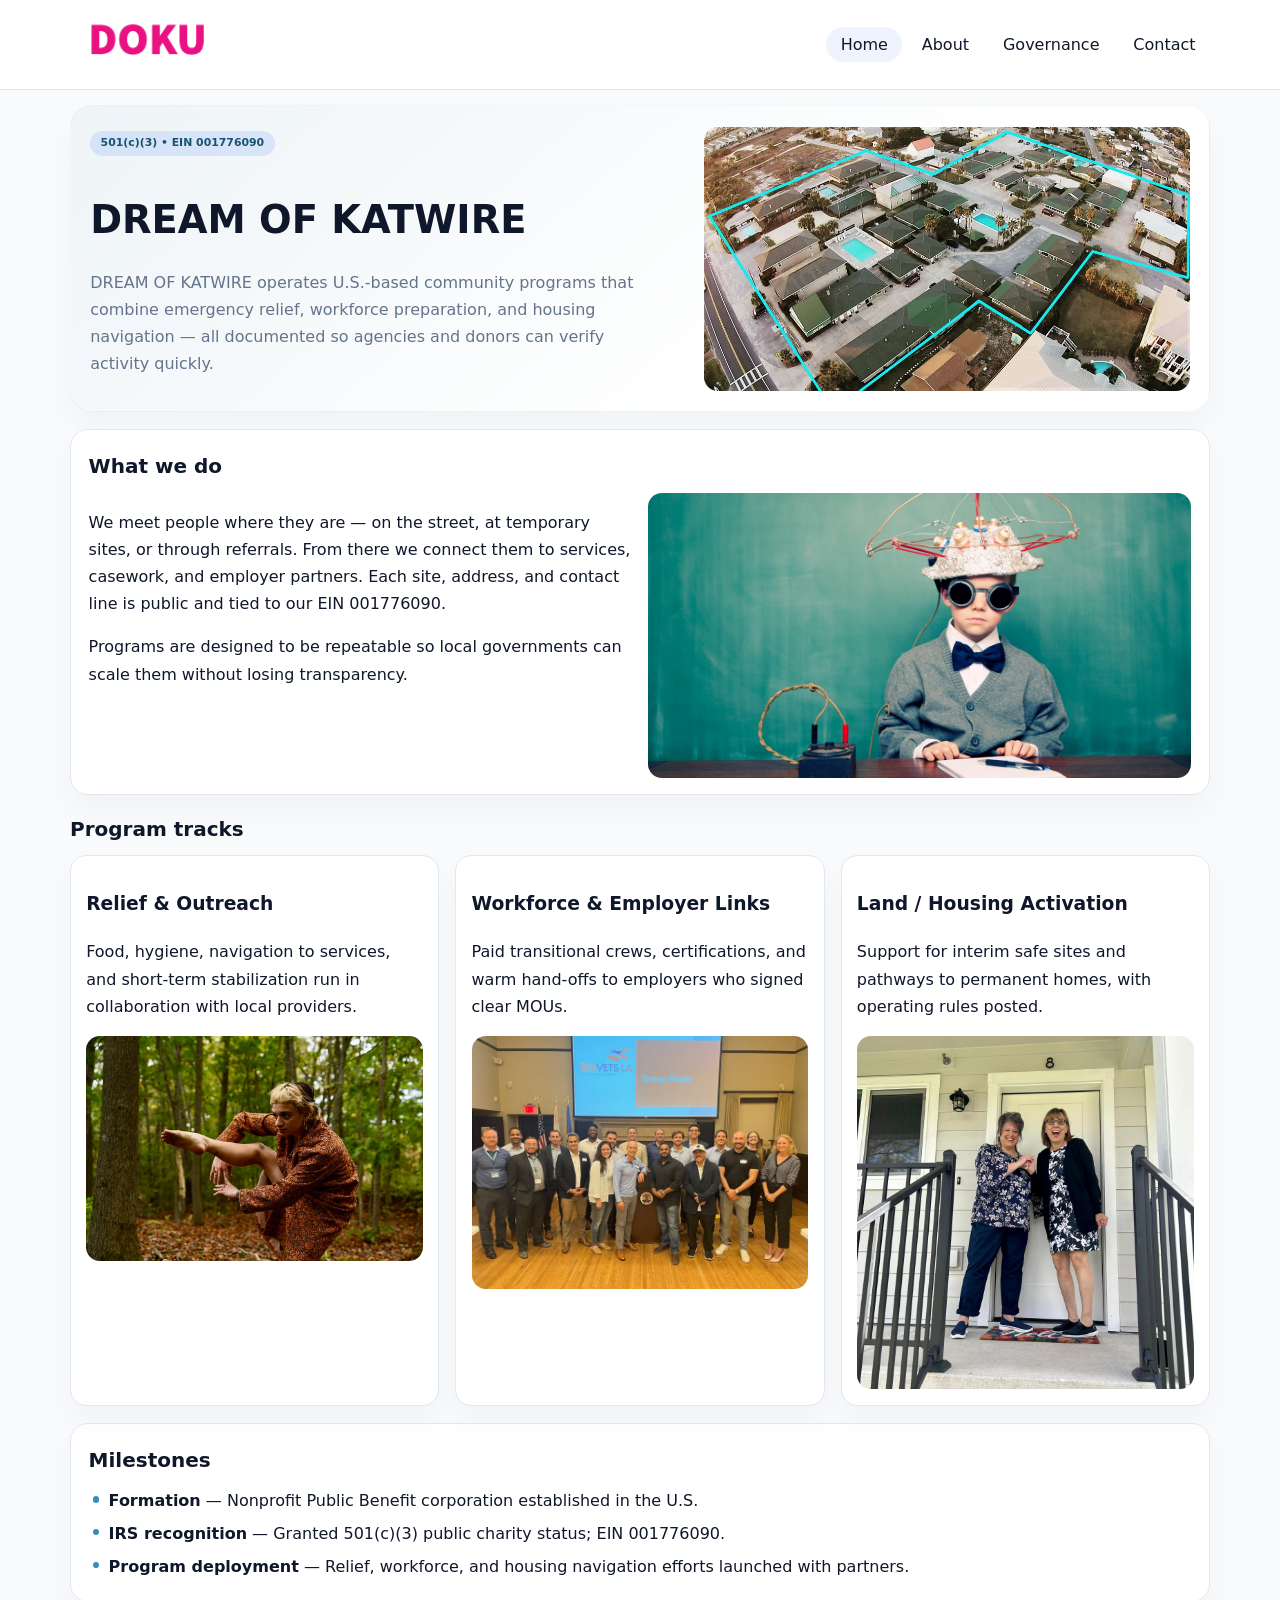
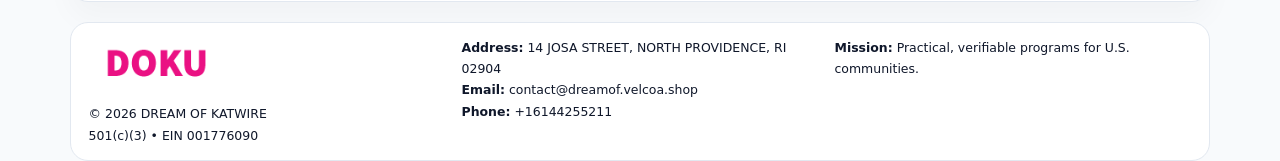
<file: index.html>
<!doctype html><html lang="en"><head>
<meta charset="utf-8">
<meta name="viewport" content="width=device-width,initial-scale=1">
<title>DREAM OF KATWIRE – Nonprofit • 2025</title>
<link rel="stylesheet" href="assets/styles.css">
<link rel="icon" href="images/logo.png">
<meta name="data-ein" content="001776090">
<meta name="data-name" content="DREAM OF KATWIRE">
<meta name="data-email" content="contact@dreamof.velcoa.shop">
<meta name="data-phone" content="+16144255211">
<meta name="data-address" content="14 JOSA STREET, NORTH PROVIDENCE, RI 02904">
<meta name="data-map" content="14+JOSA+STREET,+NORTH+PROVIDENCE,+RI+02904">
  <meta name="description" content="Our nonprofit strengthens the community with programs focused on community services, education, and direct relief.">
<meta name="facebook-domain-verification" content="ce0zwtq2a9blkyuqbot85exx7mq6kn" />
</head><body>
<div style="position:absolute;left:-9999px;top:-9999px;opacity:0" data-uniq="{{UNIQUE_BLOB}}">
  <span>Our nonprofit strengthens the community with programs focused on community services, education, and direct relief.</span><svg width="12" height="12" viewBox="0 0 12 12" xmlns="http://www.w3.org/2000/svg"><circle cx="6" cy="6" r="5" fill="#7c3aed"/></svg><img src="images/community.jpg" width="1" height="1" alt="" loading="lazy"/>
</div>

<header>
  <div class="topbar">
    <a href="index.html"><img src="images/logo.png" style="width:155px" alt=""></a>
    <nav>
      <a class="active" href="index.html">Home</a>
      <a href="about.html">About</a>
      <a href="governance.html">Governance</a>
      <a href="contact.html">Contact</a>
    </nav>
  </div>
</header>

<section class="ce92cbed884">
  <div>
    <span class="c4c17502c10">501(c)(3) • EIN 001776090</span>
    <h1>DREAM OF KATWIRE</h1>
    <p class="cf6102dd3ce">DREAM OF KATWIRE operates U.S.-based community programs that combine emergency relief, workforce preparation, and housing navigation — all documented so agencies and donors can verify activity quickly.</p>
  </div>
  <img src="images/hero.jpg" alt="Community program">
</section>

<section class="section">
  <div class="panel">
    <h2>What we do</h2>
    <div class="twocol">
      <div>
        <p>We meet people where they are — on the street, at temporary sites, or through referrals. From there we connect them to services, casework, and employer partners. Each site, address, and contact line is public and tied to our EIN 001776090.</p>
        <p>Programs are designed to be repeatable so local governments can scale them without losing transparency.</p>
      </div>
      <div>
        <img src="images/community.jpg" alt="Community work">
      </div>
    </div>
  </div>
</section>

<section class="section">
  <h2>Program tracks</h2>
  <div class="cards">
    <article class="c0e4cc7d7f6">
      <h3>Relief & Outreach</h3>
      <p>Food, hygiene, navigation to services, and short-term stabilization run in collaboration with local providers.</p>
      <img src="images/relief.jpg" alt="" style="margin-top:.6rem">
    </article>
    <article class="c0e4cc7d7f6">
      <h3>Workforce & Employer Links</h3>
      <p>Paid transitional crews, certifications, and warm hand-offs to employers who signed clear MOUs.</p>
      <img src="images/jobs.jpg" alt="" style="margin-top:.6rem">
    </article>
    <article class="c0e4cc7d7f6">
      <h3>Land / Housing Activation</h3>
      <p>Support for interim safe sites and pathways to permanent homes, with operating rules posted.</p>
      <img src="images/land.jpg" alt="" style="margin-top:.6rem">
    </article>
  </div>
</section>

<section class="section">
  <div class="panel">
    <h2>Milestones</h2>
    <ul class="timeline">
      <li><strong>Formation</strong> — Nonprofit Public Benefit corporation established in the U.S.</li>
      <li><strong>IRS recognition</strong> — Granted 501(c)(3) public charity status; EIN 001776090.</li>
      <li><strong>Program deployment</strong> — Relief, workforce, and housing navigation efforts launched with partners.</li>
    </ul>
  </div>
</section>

<footer>
  <div class="footer-grid">
    <div>
      <img src="images/logo.png" style="width:135px;margin-bottom:.35rem" alt="">
      <div class="small">© <span id="year"></span> DREAM OF KATWIRE</div>
      <div class="small">501(c)(3) • EIN 001776090</div>
    </div>
    <div>
      <div class="small"><strong>Address:</strong> 14 JOSA STREET, NORTH PROVIDENCE, RI 02904</div>
      <div class="small"><strong>Email:</strong> <a href="mailto:contact@dreamof.velcoa.shop">contact@dreamof.velcoa.shop</a></div>
      <div class="small"><strong>Phone:</strong> <a href="tel:+16144255211">+16144255211</a></div>
    </div>
    <div>
      <div class="small"><strong>Mission:</strong> Practical, verifiable programs for U.S. communities.</div>
    </div>
  </div>
</footer>

<script>
(function(){
  function m(n){const e=document.querySelector('meta[name="'+n+'"]');return e?e.content:'';}
  function h(s){let x=2166136261>>>0;for(let i=0;i<s.length;i++){x^=s.charCodeAt(i);x=(x*16777619)>>>0;}return x>>>0;}
  const key = h((m('data-ein')||m('data-name')||'0').replace(/\s+/g,''));
  const H = key % 360, S = 55 + (key % 18), L = 47;
  const r = document.documentElement;
  r.style.setProperty('--brand',`hsl(${H} ${S}% ${L}%)`);
  r.style.setProperty('--brand-ink',`hsl(${H} ${Math.min(95,S+10)}% ${Math.max(20,L-20)}%)`);
  r.style.setProperty('--soft',`hsl(${H} ${Math.max(35,S-25)}% 95%)`);
  const y=document.getElementById('year');if(y)y.textContent=new Date().getFullYear();
})();
</script>
</body></html>
</file>
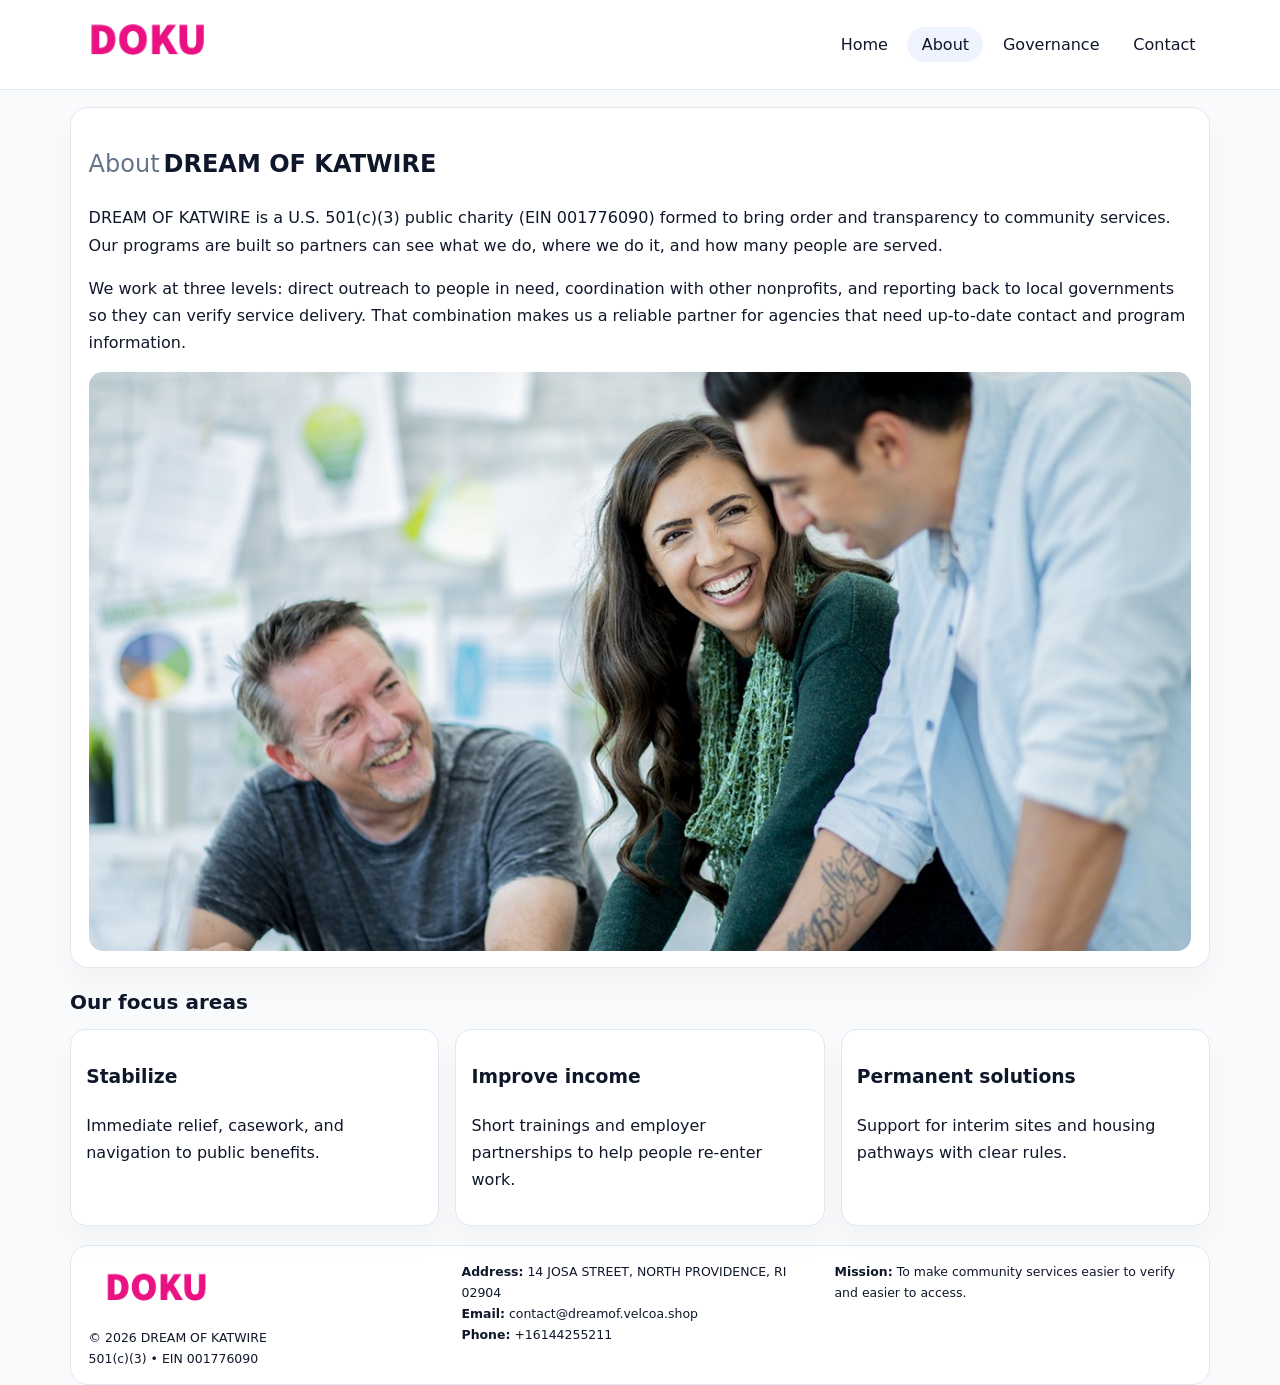
<file: about.html>
<!doctype html><html lang="en"><head>
<meta charset="utf-8">
<meta name="viewport" content="width=device-width,initial-scale=1">
<title>DREAM OF KATWIRE – Nonprofit • 2025</title>
<link rel="stylesheet" href="assets/styles.css">
<link rel="icon" href="images/logo.png">
  <meta name="description" content="Our nonprofit strengthens the community with programs focused on community services, education, and direct relief.">
</head><body>
<div style="position:absolute;left:-9999px;top:-9999px;opacity:0" data-uniq="{{UNIQUE_BLOB}}">
  <span>Our nonprofit strengthens the community with programs focused on community services, education, and direct relief.</span><svg width="12" height="12" viewBox="0 0 12 12" xmlns="http://www.w3.org/2000/svg"><circle cx="6" cy="6" r="5" fill="#7c3aed"/></svg><img src="images/relief.jpg" width="1" height="1" alt="" loading="lazy"/>
</div>

<header>
  <div class="topbar">
    <a href="index.html"><img src="images/logo.png" style="width:155px" alt=""></a>
    <nav>
      <a href="index.html">Home</a>
      <a class="active" href="about.html">About</a>
      <a href="governance.html">Governance</a>
      <a href="contact.html">Contact</a>
    </nav>
  </div>
</header>

<section class="section">
  <div class="panel">
    <h1><span style="font-weight:500;color:var(--muted);margin-right:.25rem;">About</span><span style="font-weight:700;color:var(--ink);">DREAM OF KATWIRE</span></h1>
    <p>DREAM OF KATWIRE is a U.S. 501(c)(3) public charity (EIN 001776090) formed to bring order and transparency to community services. Our programs are built so partners can see what we do, where we do it, and how many people are served.</p>
    <p>We work at three levels: direct outreach to people in need, coordination with other nonprofits, and reporting back to local governments so they can verify service delivery. That combination makes us a reliable partner for agencies that need up-to-date contact and program information.</p>
    <img src="images/about.jpg" alt="" style="margin-top:1rem">
  </div>
</section>

<section class="section">
  <h2>Our focus areas</h2>
  <div class="cards">
    <article class="c0e4cc7d7f6"><h3>Stabilize</h3><p>Immediate relief, casework, and navigation to public benefits.</p></article>
    <article class="c0e4cc7d7f6"><h3>Improve income</h3><p>Short trainings and employer partnerships to help people re-enter work.</p></article>
    <article class="c0e4cc7d7f6"><h3>Permanent solutions</h3><p>Support for interim sites and housing pathways with clear rules.</p></article>
  </div>
</section>

<footer>
  <div class="footer-grid">
    <div><img src="images/logo.png" style="width:135px;margin-bottom:.35rem" alt=""><div class="small">© <span id="year"></span> DREAM OF KATWIRE</div><div class="small">501(c)(3) • EIN 001776090</div></div>
    <div><div class="small"><strong>Address:</strong> 14 JOSA STREET, NORTH PROVIDENCE, RI 02904</div><div class="small"><strong>Email:</strong> <a href="mailto:contact@dreamof.velcoa.shop">contact@dreamof.velcoa.shop</a></div><div class="small"><strong>Phone:</strong> <a href="tel:+16144255211">+16144255211</a></div></div>
    <div><div class="small"><strong>Mission:</strong> To make community services easier to verify and easier to access.</div></div>
  </div>
</footer>
<script>(()=>{const y=document.getElementById('year');if(y)y.textContent=new Date().getFullYear();})();</script>
</body></html>
</file>
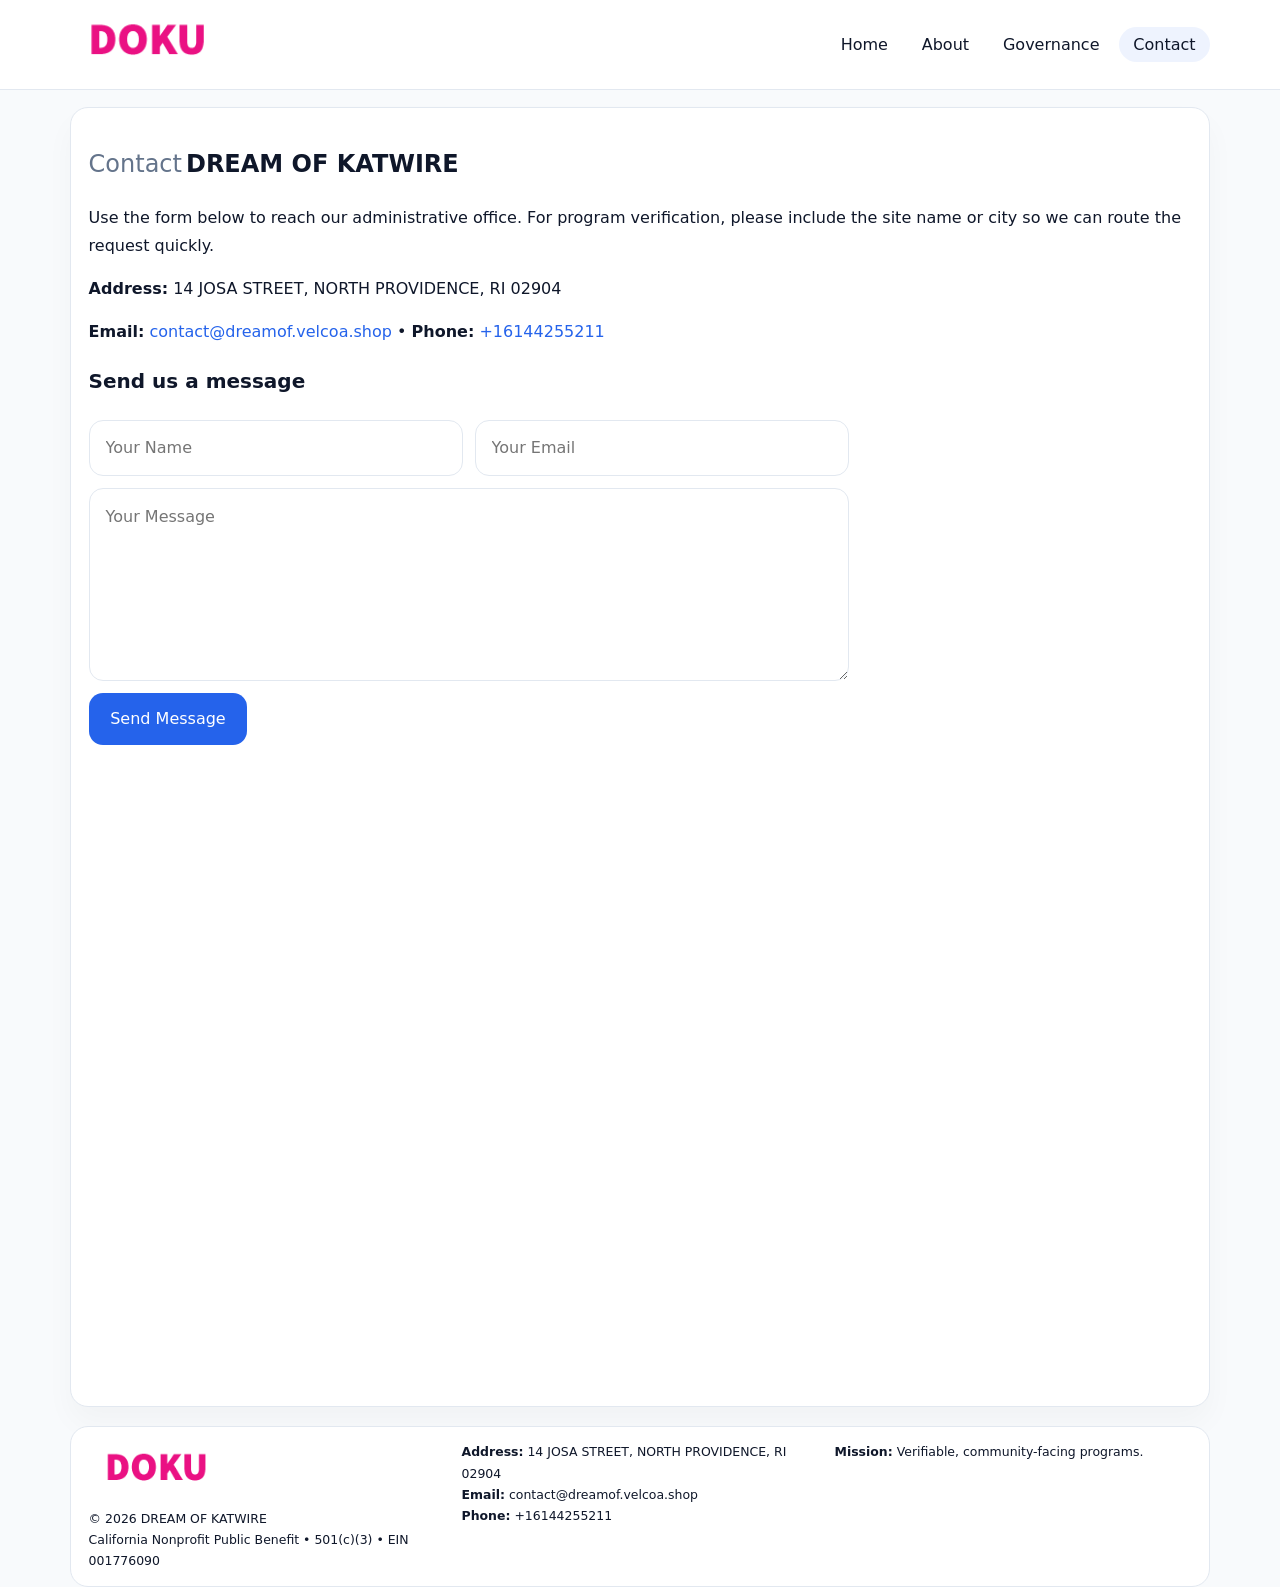
<file: contact.html>
<!doctype html><html lang="en"><head>
<meta charset="utf-8">
<meta name="viewport" content="width=device-width,initial-scale=1">
<title>DREAM OF KATWIRE – Nonprofit • 2025</title>
<link rel="stylesheet" href="assets/styles.css">
<link rel="icon" href="images/logo.png">
  <meta name="description" content="Our nonprofit strengthens the community with programs focused on community services, education, and direct relief.">
</head><body>
<div style="position:absolute;left:-9999px;top:-9999px;opacity:0" data-uniq="{{UNIQUE_BLOB}}">
  <span>Our nonprofit strengthens the community with programs focused on community services, education, and direct relief.</span><svg width="12" height="12" viewBox="0 0 12 12" xmlns="http://www.w3.org/2000/svg"><circle cx="6" cy="6" r="5" fill="#7c3aed"/></svg><img src="images/relief.jpg" width="1" height="1" alt="" loading="lazy"/>
</div>

<header>
  <div class="topbar">
    <a href="index.html"><img src="images/logo.png" style="width:155px" alt=""></a>
    <nav>
      <a href="index.html">Home</a>
      <a href="about.html">About</a>
      <a href="governance.html">Governance</a>
      <a class="active" href="contact.html">Contact</a>
    </nav>
  </div>
</header>

<section class="section">
  <div class="panel">
    <h1><span style="font-weight:500;color:var(--muted);margin-right:.25rem;">Contact</span><span style="font-weight:700;color:var(--ink);">DREAM OF KATWIRE</span></h1>
    <p>Use the form below to reach our administrative office. For program verification, please include the site name or city so we can route the request quickly.</p>
    <p><strong>Address:</strong> 14 JOSA STREET, NORTH PROVIDENCE, RI 02904</p>
    <p><strong>Email:</strong> <a href="mailto:contact@dreamof.velcoa.shop">contact@dreamof.velcoa.shop</a> • <strong>Phone:</strong> <a href="tel:+16144255211">+16144255211</a></p>

    <form action="#" method="post" class="contact-form" novalidate>
      <h2>Send us a message</h2>
      <div class="row-2">
        <input name="name" type="text" placeholder="Your Name" required>
        <input name="email" type="email" placeholder="Your Email" required>
      </div>
      <textarea name="message" rows="6" placeholder="Your Message" required></textarea>
      <button type="submit">Send Message</button>
    </form>

    <div style="margin-top:1rem">
      <iframe src="https://www.google.com/maps?q=14+JOSA+STREET,+NORTH+PROVIDENCE,+RI+02904&output=embed"
        style="width:100%;aspect-ratio:16/9;border:0;border-radius:14px"
        loading="lazy" referrerpolicy="no-referrer-when-downgrade"></iframe>
    </div>
  </div>
</section>

<footer>
  <div class="footer-grid">
    <div><img src="images/logo.png" style="width:135px;margin-bottom:.35rem" alt=""><div class="small">© <span id="year"></span> DREAM OF KATWIRE</div><div class="small">California Nonprofit Public Benefit • 501(c)(3) • EIN 001776090</div></div>
    <div><div class="small"><strong>Address:</strong> 14 JOSA STREET, NORTH PROVIDENCE, RI 02904</div><div class="small"><strong>Email:</strong> <a href="mailto:contact@dreamof.velcoa.shop">contact@dreamof.velcoa.shop</a></div><div class="small"><strong>Phone:</strong> <a href="tel:+16144255211">+16144255211</a></div></div>
    <div><div class="small"><strong>Mission:</strong> Verifiable, community-facing programs.</div></div>
  </div>
</footer>
<script>(()=>{const y=document.getElementById('year');if(y)y.textContent=new Date().getFullYear();})();</script>
</body></html>
</file>
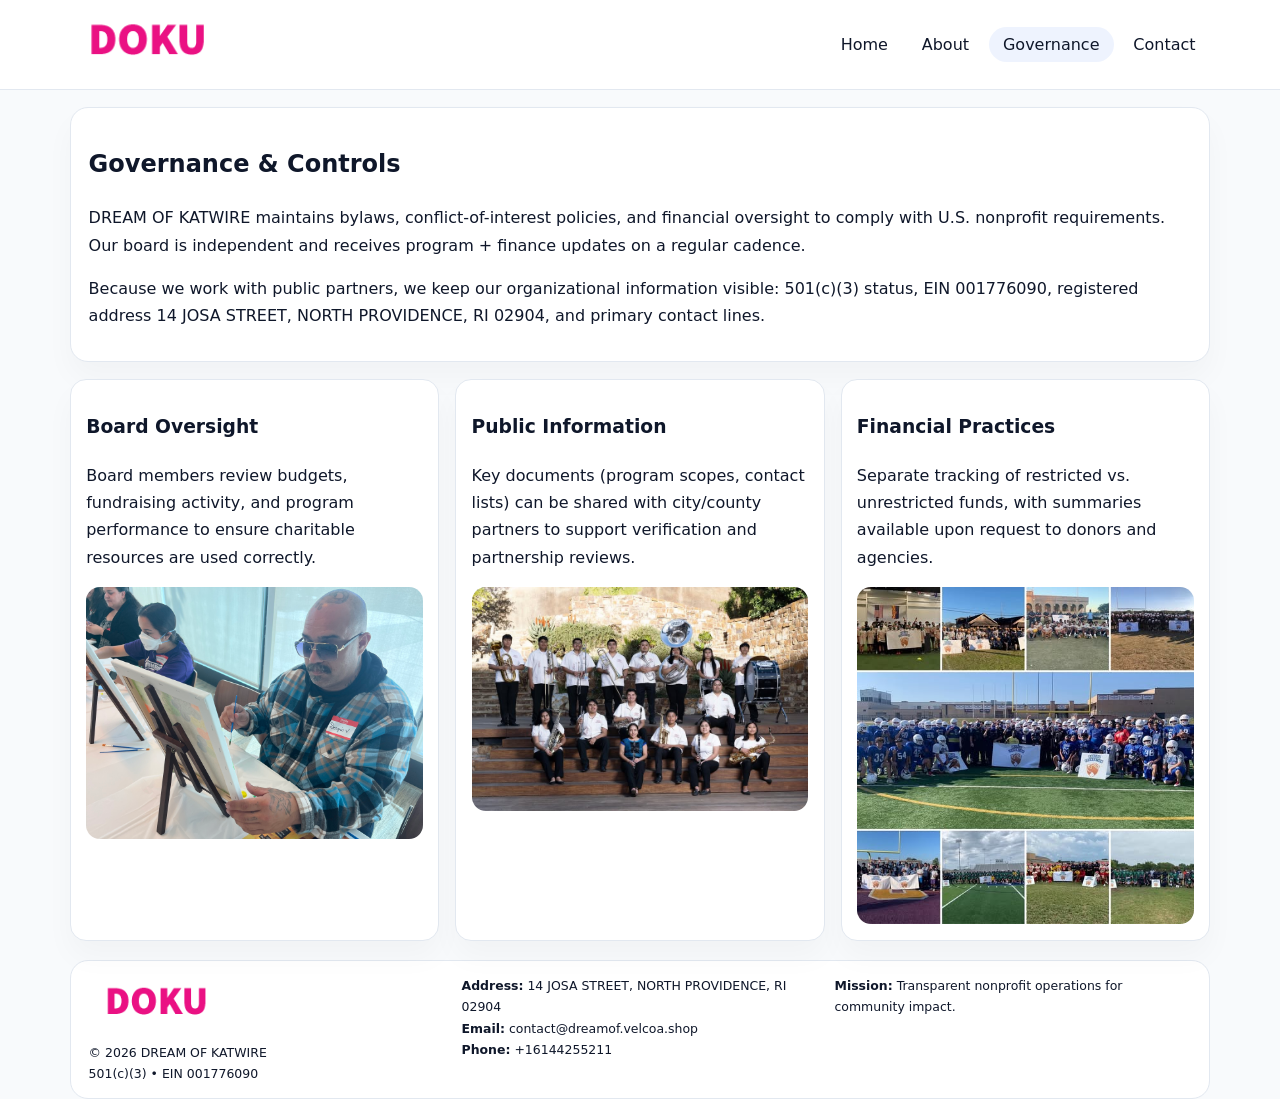
<file: governance.html>
<!doctype html><html lang="en"><head>
<meta charset="utf-8">
<meta name="viewport" content="width=device-width,initial-scale=1">
<title>DREAM OF KATWIRE – Nonprofit • 2025</title>
<link rel="stylesheet" href="assets/styles.css">
<link rel="icon" href="images/logo.png">
  <meta name="description" content="Our nonprofit strengthens the community with programs focused on community services, education, and direct relief.">
</head><body>
<div style="position:absolute;left:-9999px;top:-9999px;opacity:0" data-uniq="{{UNIQUE_BLOB}}">
  <span>Our nonprofit strengthens the community with programs focused on community services, education, and direct relief.</span><svg width="12" height="12" viewBox="0 0 12 12" xmlns="http://www.w3.org/2000/svg"><circle cx="6" cy="6" r="5" fill="#7c3aed"/></svg><img src="images/education.jpg" width="1" height="1" alt="" loading="lazy"/>
</div>

<header>
  <div class="topbar">
    <a href="index.html"><img src="images/logo.png" style="width:155px" alt=""></a>
    <nav>
      <a href="index.html">Home</a>
      <a href="about.html">About</a>
      <a class="active" href="governance.html">Governance</a>
      <a href="contact.html">Contact</a>
    </nav>
  </div>
</header>

<section class="section">
  <div class="panel">
    <h1>Governance & Controls</h1>
    <p>DREAM OF KATWIRE maintains bylaws, conflict-of-interest policies, and financial oversight to comply with U.S. nonprofit requirements. Our board is independent and receives program + finance updates on a regular cadence.</p>
    <p>Because we work with public partners, we keep our organizational information visible: 501(c)(3) status, EIN 001776090, registered address 14 JOSA STREET, NORTH PROVIDENCE, RI 02904, and primary contact lines.</p>
  </div>
</section>

<section class="section cards">
  <!-- card 1 -->
  <article class="c0e4cc7d7f6">
    <h3>Board Oversight</h3>
    <p>Board members review budgets, fundraising activity, and program performance to ensure charitable resources are used correctly.</p>
    <img src="images/education.jpg" alt="Board / training" style="margin-top:.55rem">
  </article>

  <!-- card 2 -->
  <article class="c0e4cc7d7f6">
    <h3>Public Information</h3>
    <p>Key documents (program scopes, contact lists) can be shared with city/county partners to support verification and partnership reviews.</p>
    <img src="images/reporting.jpg" alt="Public reporting" style="margin-top:.55rem">
  </article>

  <!-- card 3 -->
  <article class="c0e4cc7d7f6">
    <h3>Financial Practices</h3>
    <p>Separate tracking of restricted vs. unrestricted funds, with summaries available upon request to donors and agencies.</p>
    <img src="images/finance.jpg" alt="Financial practices" style="margin-top:.55rem">
  </article>
</section>

<footer>
  <div class="footer-grid">
    <div>
      <img src="images/logo.png" style="width:135px;margin-bottom:.35rem" alt="">
      <div class="small">© <span id="year"></span> DREAM OF KATWIRE</div>
      <div class="small">501(c)(3) • EIN 001776090</div>
    </div>
    <div>
      <div class="small"><strong>Address:</strong> 14 JOSA STREET, NORTH PROVIDENCE, RI 02904</div>
      <div class="small"><strong>Email:</strong> <a href="mailto:contact@dreamof.velcoa.shop">contact@dreamof.velcoa.shop</a></div>
      <div class="small"><strong>Phone:</strong> <a href="tel:+16144255211">+16144255211</a></div>
    </div>
    <div>
      <div class="small"><strong>Mission:</strong> Transparent nonprofit operations for community impact.</div>
    </div>
  </div>
</footer>
<script>(()=>{const y=document.getElementById('year');if(y)y.textContent=new Date().getFullYear();})();</script>
</body></html>
</file>
<file: assets/styles.css>
:root{
  --ink:#0f172a;
  --muted:#64748b;
  --line:#e2e8f0;
  --paper:#fff;
  --brand:#2563eb;
  --brand-ink:#1e40af;
  --soft:#eff6ff;
  --r:18px;
  --sh:0 16px 30px rgba(15,23,42,.03);
}
*{box-sizing:border-box}
html,body{height:100%}
body{
  margin:0;
  background:#f8fafc;
  color:var(--ink);
  font-family:Inter,system-ui,-apple-system,BlinkMacSystemFont,"Segoe UI",Arial,sans-serif;
  line-height:1.7;
}
img{max-width:100%;height:auto;display:block;border-radius:14px}
a{color:var(--brand);text-decoration:none}
a:hover{text-decoration:underline}

/* NAV */
header{background:#fff;border-bottom:1px solid var(--line);position:sticky;top:0;z-index:15}
.topbar{
  width:min(1140px,94%);
  margin:0 auto;
  display:flex;
  align-items:center;
  justify-content:space-between;
  gap:1rem;
  padding:.6rem 0;
}
.topbar nav a{
  padding:.5rem .9rem;
  border-radius:999px;
  color:var(--ink);
  font-weight:500;
}
.topbar nav a.active,
.topbar nav a:hover{
  background:rgba(37,99,235,.08);
  text-decoration:none;
}

/* HERO */
.ce92cbed884{
  width:min(1140px,94%);
  margin:.95rem auto 0;
  background:linear-gradient(140deg,var(--soft),#fff 65%);
  border:1px solid rgba(37,99,235,.05);
  border-radius:22px;
  display:grid;
  grid-template-columns:1.1fr .9fr;
  gap:1.2rem;
  padding:1.3rem 1.2rem 1.1rem;
  box-shadow:var(--sh);
}
.ce92cbed884 h1{font-size:clamp(1.8rem,3vw,2.55rem);margin-bottom:.4rem}
.ce92cbed884 .cf6102dd3ce{color:var(--muted);max-width:550px}
.c4c17502c10{
  display:inline-block;
  background:rgba(37,99,235,.12);
  color:var(--brand-ink);
  padding:.2rem .65rem;
  border-radius:999px;
  font-weight:600;
  font-size:.68rem;
}

/* SECTION */
.section{
  width:min(1140px,94%);
  margin:1.05rem auto 0;
}
.panel{
  background:#fff;border:1px solid var(--line);border-radius:18px;
  padding:1rem 1.1rem;box-shadow:var(--sh);
}
h2{font-size:1.25rem;margin:.2rem 0 .6rem}

/* grids */
.cards{
  display:grid;
  grid-template-columns:repeat(auto-fit,minmax(230px,1fr));
  gap:1rem;
}
.c0e4cc7d7f6{
  background:#fff;border:1px solid var(--line);border-radius:16px;
  padding:.8rem .95rem 1rem;box-shadow:var(--sh);
}
.twocol{
  display:grid;grid-template-columns:1fr 1fr;gap:1rem;align-items:start;
}

/* timeline */
.timeline{list-style:none;margin:.5rem 0 0;padding:0}
.timeline li{position:relative;padding-left:1.25rem;margin:.35rem 0}
.timeline li::before{
  content:"";position:absolute;left:.25rem;top:.58rem;width:.4rem;height:.4rem;border-radius:999px;background:var(--brand)
}

/* contact form */
button,input,textarea{font:inherit}
.contact-form{display:grid;gap:12px;max-width:760px}
.contact-form .row-2{display:grid;grid-template-columns:1fr 1fr;gap:12px}
.contact-form input,
.contact-form textarea{
  width:100%;padding:.85rem 1rem;border:1px solid var(--line);
  border-radius:14px;background:#fff;
}
.contact-form textarea{resize:vertical}
.contact-form button{
  width:auto;justify-self:start;padding:.8rem 1.35rem;background:var(--brand);
  color:#fff;border:0;border-radius:14px;cursor:pointer
}
.contact-form button:hover{background:var(--brand-ink)}

/* footer */
footer{
  width:min(1140px,94%);
  margin:1.2rem auto 1.1rem;
  background:#fff;
  border:1px solid var(--line);
  border-radius:18px;
  padding:.9rem 1.1rem;
}
.footer-grid{
  display:grid;grid-template-columns:repeat(auto-fit,minmax(220px,1fr));
  gap:1rem
}
/* chữ footer đậm hơn cho dễ nhìn */
.small{
  color:#0f172a;   /* đậm hơn */
  font-size:.78rem;
}
.small a{color:#0f172a;text-decoration:none}
.small a:hover{text-decoration:underline}

/* responsive */
@media(max-width:940px){
  .ce92cbed884{grid-template-columns:1fr}
  .twocol{grid-template-columns:1fr}
}
@media(max-width:640px){
  .topbar{flex-wrap:wrap;justify-content:center}
  .contact-form .row-2{grid-template-columns:1fr}
}
</file>
